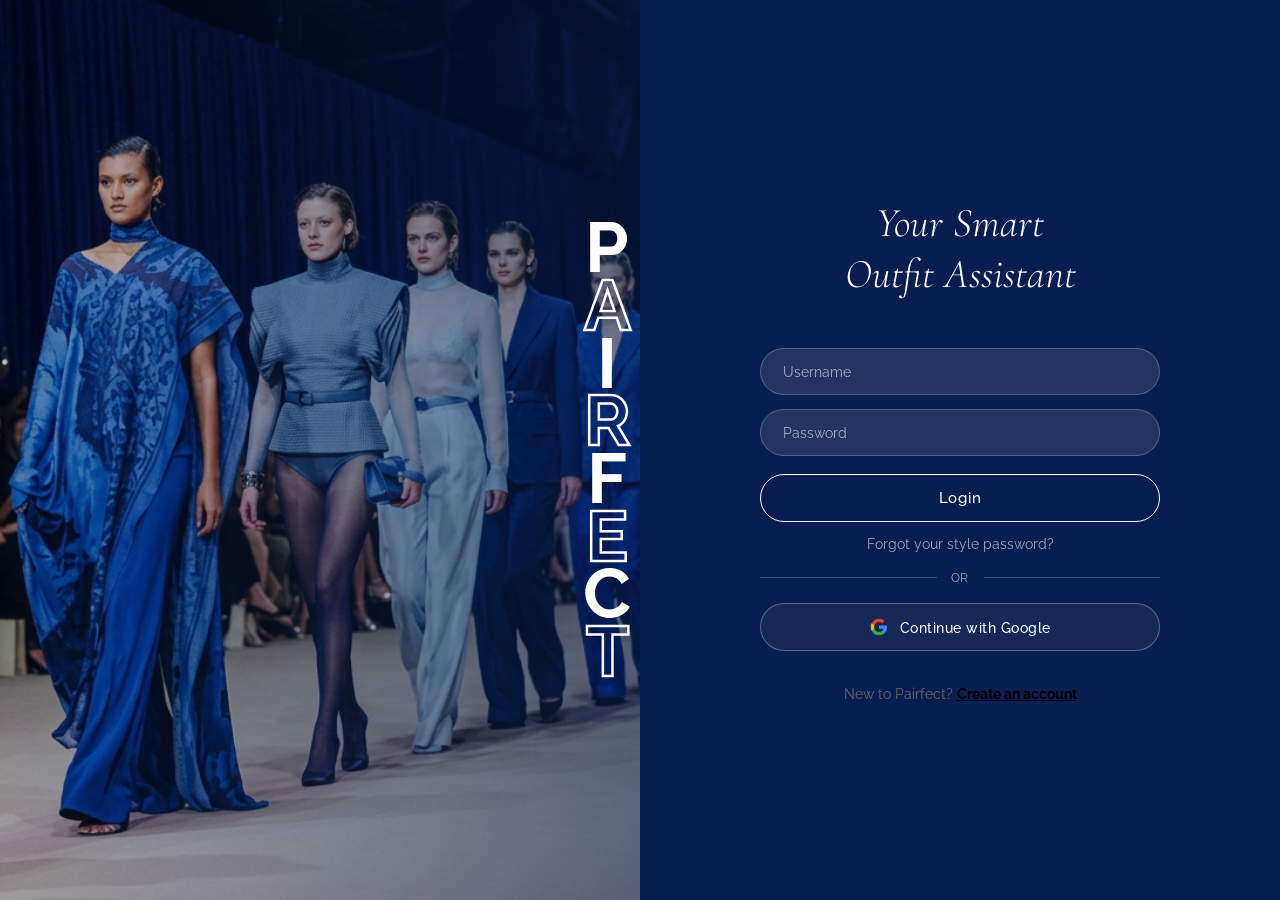
<file: index.html>
<!DOCTYPE html>
<html lang="en">
<head>
    <meta charset="UTF-8">
    <meta name="viewport" content="width=device-width, initial-scale=1.0">
    <title>Pairfect | Login</title>
    <!-- Standard CSS Links -->
    <link rel="stylesheet" href="css/style.css">
    <link rel="stylesheet" href="css/login.css">
</head>
<body class="login-page">

<!-- ── Left Hero Section ── -->
<div class="login-hero">
    <!-- Background Image -->
    <img src="image/login.background.png" alt="Fashion Backdrop" style="width:100%; height:100%; object-fit:cover;">
    <div class="login-hero-overlay"></div>

    <!-- Vertical PAIRFECT Lettering -->
    <div class="brand-vert">
        <span>P</span>
        <span class="outline">A</span>
        <span>I</span>
        <span class="outline">R</span>
        <span>F</span>
        <span class="outline">E</span>
        <span>C</span>
        <span class="outline">T</span>
    </div>
</div>

<!-- ── Right Login Panel ── -->
<div class="login-panel">
    <h1 class="login-tagline">Your Smart <br><em>Outfit Assistant</em></h1>

    <!-- Login Form -->
    <form class="login-form" action="home.html" method="get">
        
        <input type="text" class="login-input" placeholder="Username" required>
        <input type="password" class="login-input" placeholder="Password" required>

        <button type="submit" class="btn-login">Login</button>

        <p class="login-forgot">Forgot your style password?</p>

        <div class="login-divider">
            <hr> <span>or</span> <hr>
        </div>

        <!-- Alternative Login -->
        <button type="button" class="btn-alt">
    <svg viewBox="0 0 24 24" xmlns="http://www.w3.org">
        <path d="M22.56 12.25c0-.78-.07-1.53-.2-2.25H12v4.26h5.92c-.26 1.37-1.04 2.53-2.21 3.31v2.77h3.57c2.08-1.92 3.28-4.74 3.28-8.09z" fill="#4285F4"/>
        <path d="M12 23c2.97 0 5.46-.98 7.28-2.66l-3.57-2.77c-.98.66-2.23 1.06-3.71 1.06-2.86 0-5.29-1.93-6.16-4.53H2.18v2.84C3.99 20.53 7.7 23 12 23z" fill="#34A853"/>
        <path d="M5.84 14.09c-.22-.66-.35-1.36-.35-2.09s.13-1.43.35-2.09V7.07H2.18C1.43 8.55 1 10.22 1 12s.43 3.45 1.18 4.93l3.66-2.84z" fill="#FBBC05"/>
        <path d="M12 5.38c1.62 0 3.06.56 4.21 1.64l3.15-3.15C17.45 2.09 14.97 1 12 1 7.7 1 3.99 3.47 2.18 7.07l3.66 2.84c.87-2.6 3.3-4.53 6.16-4.53z" fill="#EA4335"/>
    </svg>
    Continue with Google
</button>


        <!-- ADDED: Toggle Link for the JavaScript to work -->
        <p class="toggle-mode" style="text-align:center; margin-top:20px; font-size:0.9rem; color:#666;">
            New to Pairfect? <span id="switch-to-signup" style="cursor:pointer; text-decoration:underline; font-weight:bold; color:#000;">Create an account</span>
        </p>
    </form>
</div>

<!-- ADDED: Link to your JavaScript file -->
<!-- Custom Google Confirmation Modal -->
<div id="googleModal" class="custom-modal">
    <div class="modal-card">
        <div class="modal-icon">
            <svg viewBox="0 0 24 24" width="30" height="30">
                <path fill="#4285F4" d="M22.56 12.25c0-.78-.07-1.53-.2-2.25H12v4.26h5.92c-.26 1.37-1.04 2.53-2.21 3.31v2.77h3.57c2.08-1.92 3.28-4.74 3.28-8.09z"/>
                <path fill="#34A853" d="M12 23c2.97 0 5.46-.98 7.28-2.66l-3.57-2.77c-.98.66-2.23 1.06-3.71 1.06-2.86 0-5.29-1.93-6.16-4.53H2.18v2.84C3.99 20.53 7.7 23 12 23z"/>
                <path fill="#FBBC05" d="M5.84 14.09c-.22-.66-.35-1.36-.35-2.09s.13-1.43.35-2.09V7.07H2.18C1.43 8.55 1 10.22 1 12s.43 3.45 1.18 4.93l3.66-2.84z"/>
                <path fill="#EA4335" d="M12 5.38c1.62 0 3.06.56 4.21 1.64l3.15-3.15C17.45 2.09 14.97 1 12 1 7.7 1 3.99 3.47 2.18 7.07l3.66 2.84c.87-2.6 3.3-4.53 6.16-4.53z"/>
            </svg>
        </div>
        <h3>Verify Identity</h3>
        <p>Continue to Pairfect as <br><strong>style.icon@gmail.com</strong></p>
        <div class="modal-btns">
            <button id="modalCancel" class="m-btn-sec">Cancel</button>
            <button id="modalConfirm" class="m-btn-pri">Continue</button>
        </div>
    </div>
</div>

<script src="js/login.js"></script>
</body>
</html>
</file>
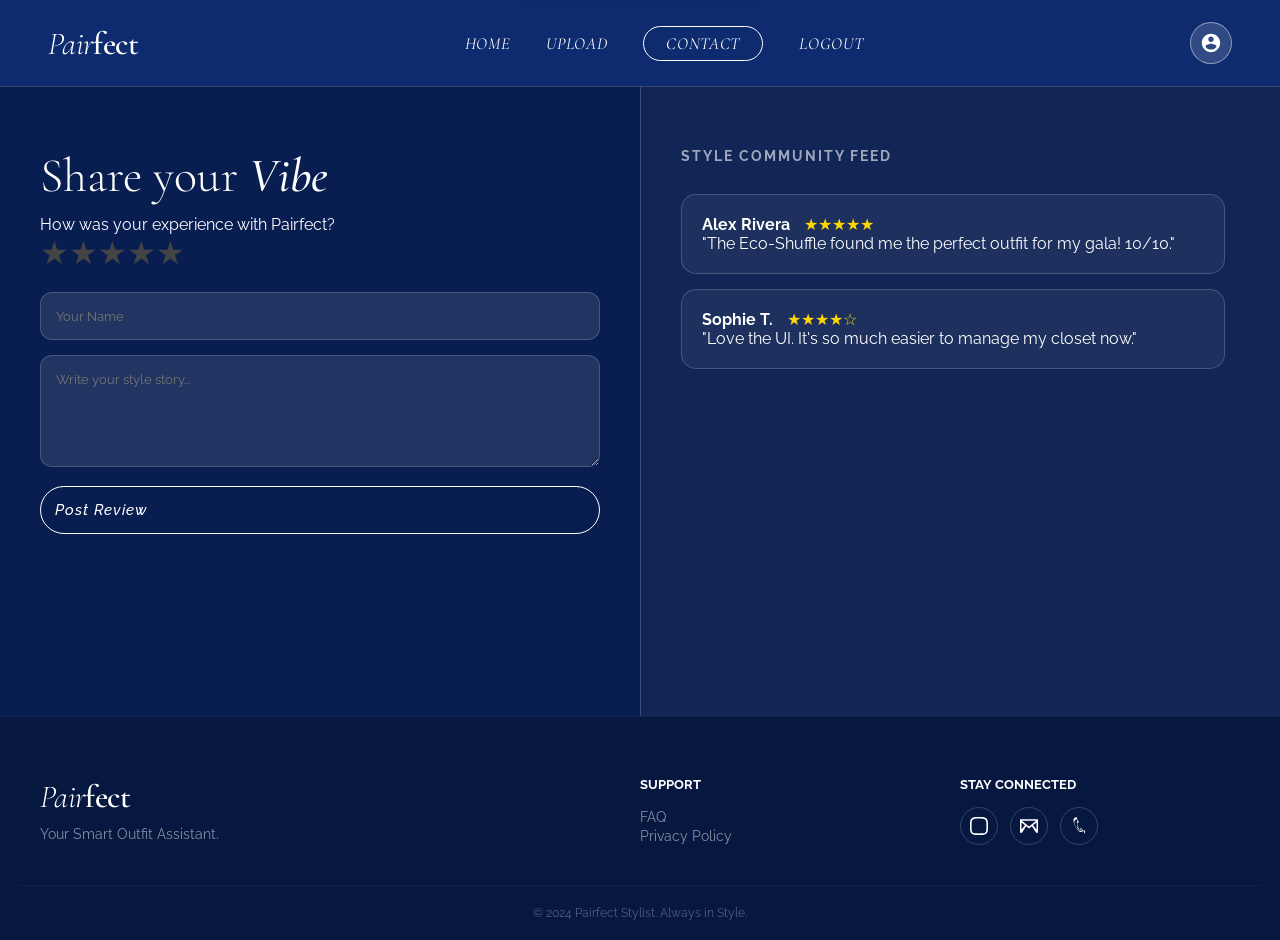
<file: contact.html>
<!DOCTYPE html>
<html lang="en">
<head>
    <meta charset="UTF-8">
    <meta name="viewport" content="width=device-width, initial-scale=1.0">
    <title>Pairfect | Contact</title>
    <link rel="stylesheet" href="css/style.css">
    <link rel="stylesheet" href="css/contact.css">
</head>
<body>

<!-- ── Navigation ── -->
<nav class="nav">
    <div class="nav-left">
        <a class="logo" href="home.html"><em>Pair</em><span>fect</span></a>
    </div>
    <ul class="nav-links">
        <li><a href="home.html">HOME</a></li>
        <li><a href="upload.html">UPLOAD</a></li>
        <li><a href="contact.html" class="active">CONTACT</a></li>
        <li><a href="login.html">LOGOUT</a></li>
    </ul>
    <div class="nav-right">
        <div class="avatar-icon" onclick="window.location.href='login.html'">
            <svg viewBox="0 0 24 24" fill="white"><path d="M12 2C6.48 2 2 6.48 2 12s4.48 10 10 10 10-4.48 10-10S17.52 2 12 2zm0 3c1.66 0 3 1.34 3 3s-1.34 3-3 3-3-1.34-3-3 1.34-3 3-3zm0 14.2c-2.5 0-4.71-1.28-6-3.22.03-1.99 4-3.08 6-3.08s5.97 1.09 6 3.08c-1.29 1.94-3.5 3.22-6 3.22z"/></svg>
        </div>
    </div>
</nav>

<!-- ── Feedback Section ── -->
<div class="feedback-container">
    <!-- LEFT: Input Section -->
    <div class="feedback-form-side">
        <h2 class="serif-title">Share your <em>Vibe</em></h2>
        <p>How was your experience with Pairfect?</p>
        
        <form id="reviewForm" class="review-form">
            <div class="star-rating">
                <input type="radio" name="stars" id="star5" value="5"><label for="star5">★</label>
                <input type="radio" name="stars" id="star4" value="4"><label for="star4">★</label>
                <input type="radio" name="stars" id="star3" value="3"><label for="star3">★</label>
                <input type="radio" name="stars" id="star2" value="2"><label for="star2">★</label>
                <input type="radio" name="stars" id="star1" value="1"><label for="star1">★</label>
            </div>
            <input type="text" id="reviewerName" placeholder="Your Name" required class="review-input">
            <textarea id="reviewText" placeholder="Write your style story..." required class="review-input" rows="5"></textarea>
            <button type="submit" class="btn-pill">Post Review</button>
        </form>
    </div>

    <!-- RIGHT: Scrollable Comments -->
    <div class="feedback-display-side">
        <h3 class="sans-subtitle">Style Community Feed</h3>
        <div id="commentsList" class="comments-scroll">
            <div class="comment-card">
                <div class="card-header"><strong>Alex Rivera</strong> <span class="stars-gold">★★★★★</span></div>
                <p>"The Eco-Shuffle found me the perfect outfit for my gala! 10/10."</p>
            </div>
            <div class="comment-card">
                <div class="card-header"><strong>Sophie T.</strong> <span class="stars-gold">★★★★☆</span></div>
                <p>"Love the UI. It's so much easier to manage my closet now."</p>
            </div>
        </div>
    </div>
</div>
<!-- Custom Toast Notification Container -->
<div id="toast" class="toast">Review Posted Successfully!</div>
<!-- ── Footer Section ── -->
<footer class="footer">
    <div class="footer-content">
        <div class="footer-brand">
            <a class="logo" href="home.html"><em>Pair</em><span>fect</span></a>
            <p>Your Smart Outfit Assistant.</p>
        </div>
        
        <div class="footer-links">
            <h4>Support</h4>
            <ul>
                <li><a href="contact.html">FAQ</a></li>
                <li><a href="contact.html">Privacy Policy</a></li>
            </ul>
        </div>

        <div class="footer-social-links">
            <h4>Stay Connected</h4>
            <div class="social-icons">
                <a href="https://www.instagram.com/pairperfect.co?igsh=NjYweTBoOXI4MnNo" class="social-circle" target="_blank">
                    <svg viewBox="0 0 24 24" width="18" height="18" fill="currentColor"><path d="M12 2.163c3.204 0 3.584.012 4.85.07 3.252.148 4.771 1.691 4.919 4.919.058 1.265.069 1.645.069 4.849 0 3.205-.012 3.584-.069 4.849-.149 3.225-1.664 4.771-4.919 4.919-1.266.058-1.644.07-4.85.07-3.204 0-3.584-.012-4.849-.07-3.26-.149-4.771-1.699-4.919-4.92-.058-1.265-.07-1.644-.07-4.849 0-3.204.013-3.583.07-4.849.149-3.227 1.664-4.771 4.919-4.919 1.266-.057 1.645-.069 4.849-.069zm0-2.163c-3.259 0-3.667.014-4.947.072-4.358.2-6.78 2.618-6.98 6.98-.059 1.281-.073 1.689-.073 4.948 0 3.259.014 3.668.072 4.948.2 4.358 2.618 6.78 6.98 6.98 1.281.058 1.689.072 4.948.072 3.259 0 3.668-.014 4.948-.072 4.354-.2 6.782-2.618 6.979-6.98.059-1.28.073-1.689.073-4.948 0-3.259-.014-3.667-.072-4.947-.196-4.354-2.617-6.78-6.979-6.98-1.281-.059-1.69-.073-4.949-.073z"/></svg>
                </a>
                <a href="mailto:pairfect.fashion@gmail.com" class="social-circle">
                    <svg viewBox="0 0 24 24" width="18" height="18" fill="currentColor"><path d="M0 3v18h24v-18h-24zm6.623 7.929l-4.623 5.712v-9.458l4.623 3.746zm-4.141-5.929h19.035l-9.517 7.713-9.518-7.713zm5.694 7.188l3.824 3.099 3.83-3.104 5.612 8.818h-18.745l5.479-8.813zm9.201-1.259l4.623-3.746v9.458l-4.623-5.712z"/></svg>
                </a>
                <a href="tel:+639640653735" class="social-circle">
                    <svg viewBox="0 0 24 24" width="18" height="18" fill="currentColor"><path d="M20 22.621l-3.521-6.795c-.008.004-1.974.97-2.064 1.011-2.24 1.086-6.799-7.82-4.559-8.907.745-.361 2.032-1.012 2.032-1.012l-3.52-6.918c-.006.001-2.031.985-2.112 1.025-5.358 2.666 4.009 21.417 9.333 18.597.102-.054 4.345-2.013 4.345-2.013l.067-.038-.001.05zm-4.133-7.554l1.154 2.228-2.614 1.176c-4.492 2.012-11.857-12.032-7.333-14.347l2.145-1.041 1.156 2.271c-.742.36-1.57.771-1.57.771l1.83 3.534c.732-.358-1.581-.772-1.581-.772l1.829 3.534c-.731.358-1.579.771-1.579.771l1.83 3.534s.785-.38 1.579-.771l.742-.36z"/></svg>
                </a>
            </div>
        </div>
    </div>
    <div class="footer-bottom">
        <p>&copy; 2024 Pairfect Stylist. Always in Style.</p>
    </div>
</footer>

<!-- ── JavaScript for Reviews ── -->
<script>
    document.getElementById('reviewForm').addEventListener('submit', function(e) {
    e.preventDefault();

    // ... (your existing logic to get name, text, and stars) ...
    const name = document.getElementById('reviewerName').value;
    const text = document.getElementById('reviewText').value;
    const stars = document.querySelector('input[name="stars"]:checked')?.value || 0;
    let starString = "★".repeat(stars) + "☆".repeat(5 - stars);

    // Create and Insert the Card
    const newComment = document.createElement('div');
    newComment.className = 'comment-card';
    newComment.style.animation = "fadeIn 0.5s ease forwards";
    newComment.innerHTML = `
        <div class="card-header"><strong>${name}</strong> <span class="stars-gold">${starString}</span></div>
        <p>"${text}"</p>
    `;
    const list = document.getElementById('commentsList');
    list.insertBefore(newComment, list.firstChild);

    // ── NEW AESTHETIC POPUP LOGIC ──
    const toast = document.getElementById('toast');
    toast.classList.add('show');

    // Hide it after 3 seconds
    setTimeout(() => {
        toast.classList.remove('show');
    }, 3000);

    // Reset the form
    this.reset();
});
</script>
</footer>
</body>
</html>
</file>
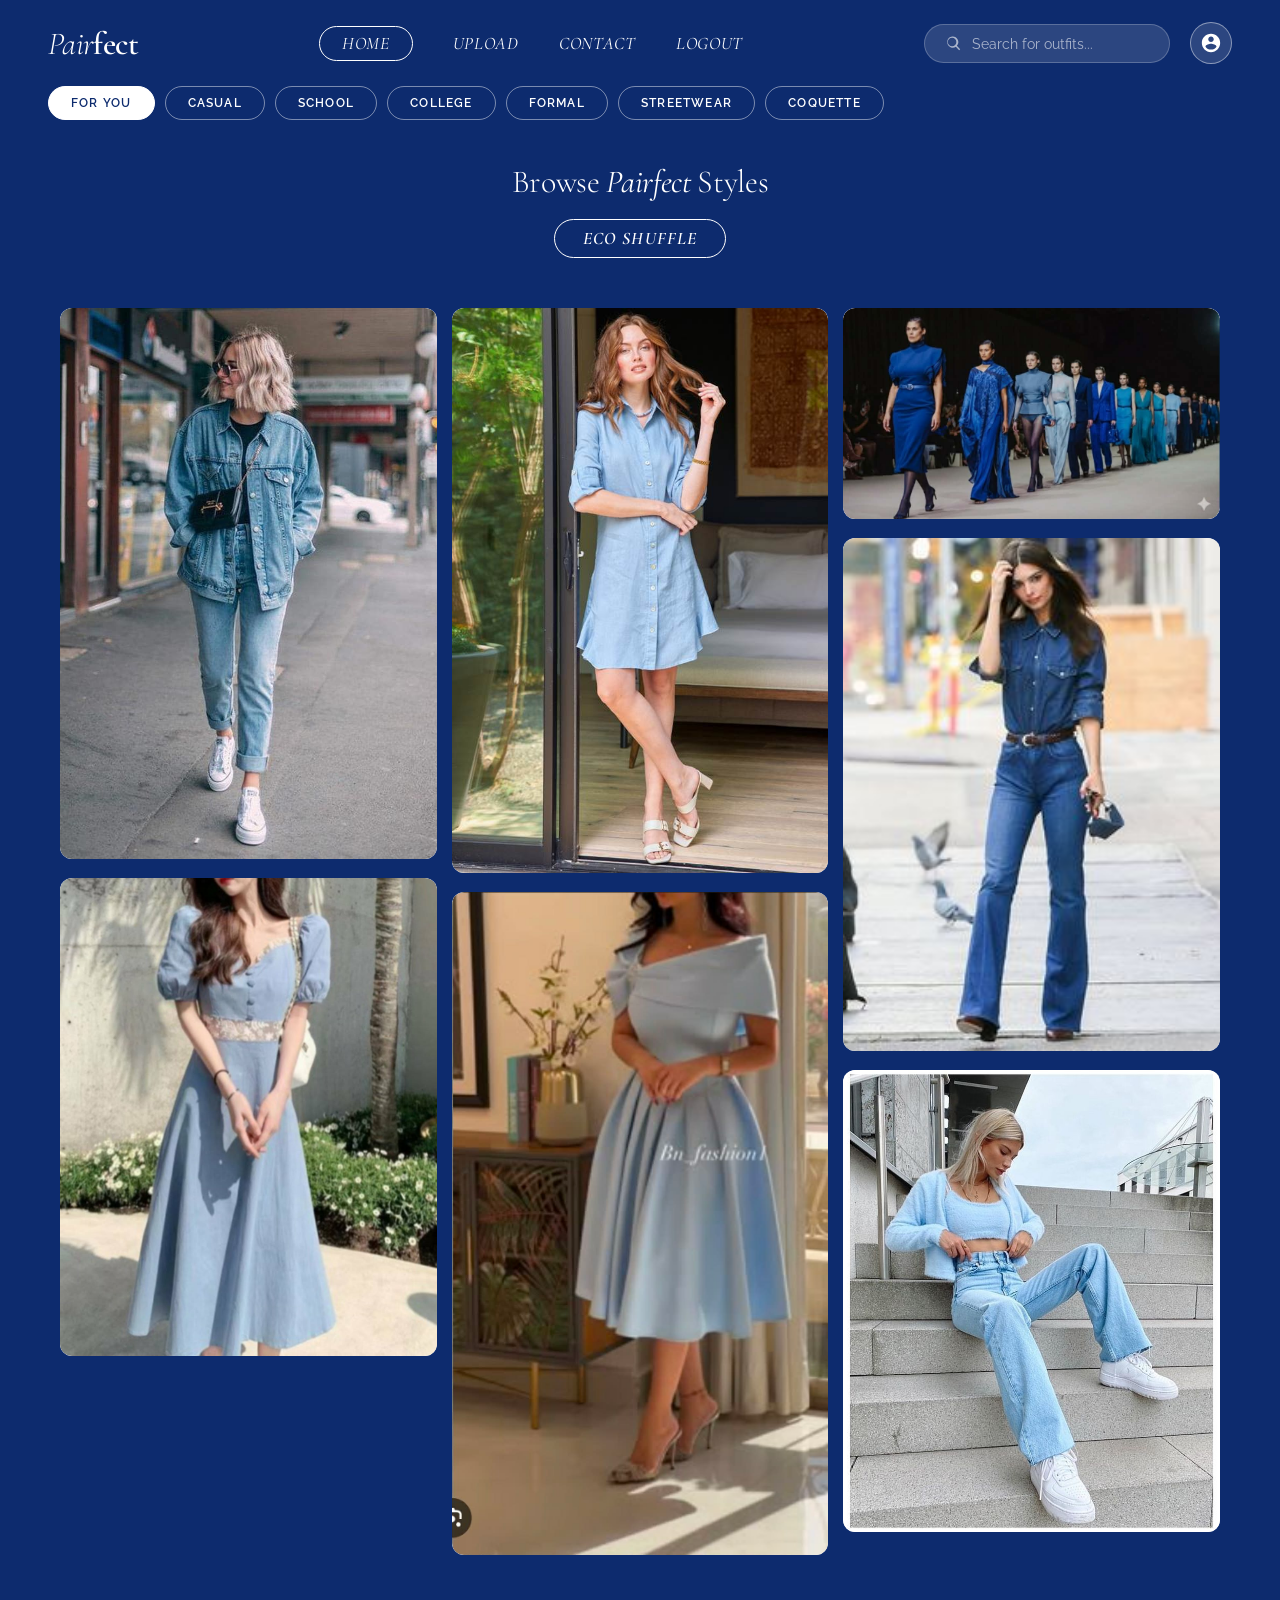
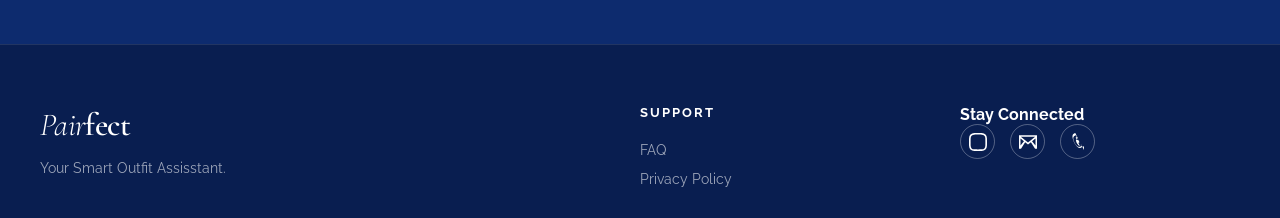
<file: home.html>
<!DOCTYPE html>
<html lang="en">
<head>
    <meta charset="UTF-8">
    <meta name="viewport" content="width=device-width, initial-scale=1.0">
    <title>Pairfect | Explore Style</title>
    <!-- Standard CSS Links -->
    <link rel="stylesheet" href="css/style.css">
    <link rel="stylesheet" href="css/home.css">
    
    <style>
        /* Pinterest-style Grid CSS */
        .photo-grid {
            column-count: 3; /* Number of columns */
            column-gap: 15px;
            padding: 20px;
            max-width: 1200px;
            margin: 0 auto;
        }

        .photo-item {
            display: inline-block; /* Crucial for Pinterest layout */
            width: 100%;
            margin-bottom: 15px;
            background: #f4f4f4;
            border-radius: 12px;
            overflow: hidden;
            transition: transform 0.3s ease;
        }

        .photo-item:hover {
            transform: scale(1.02);
        }

        .photo-item img {
            width: 100%;
            display: block;
            border-radius: 12px;
        }

        @media (max-width: 768px) {
            .photo-grid { column-count: 2; }
        }
    </style>

  <script>
    // 1. DATA STASHES
    const allOutfits = [
        'image/model1.jpg', 'image/model2.jpg', 'image/model3.jpg', 
        'image/model4.jpg', 'image/model5.jpg', 'image/model6.jpg',
        'image/model7.jpg', 'image/model8.jpg', 'image/model9.jpg', 
        'image/model10.jpg', 'image/model11.jpg', 'image/model12.jpg', 
        'image/model13.jpg', 'image/model14.jpg', 'image/model15.jpg', 
        'image/model16.jpg', 'image/model17.jpg', 'image/model18.jpg',
        'image/model19.jpg', 'image/model20.jpg', 'image/model21.jpg', 
        'image/model22.jpg', 'image/model23.jpg', 'image/model24.jpg',
        'image/model25.jpg', 'image/model26.jpg', 'image/model27.jpg'
    ];

    const categoryStashes = {
        'Casual': ['image/casual1.jpg', 'image/casual2.jpg', 'image/casual3.jpg', 'image/casual4.jpg', 'image/casual5.jpg'],
        'School': ['image/school1.jpg', 'image/school2.jpg', 'image/school3.jpg', 'image/school4.jpg','image/school1.jpg', 'image/school2.jpg', 'image/school3.jpg', 'image/school4.jpg'],
        'Coquette': ['image/coquette1.jpg', 'image/coquette2.jpg', 'image/coquette3.jpg', 'image/coquette4.jpg','image/coquette5.jpg', 'image/coquette6.jpg', 'image/coquette7.jpg', 'image/coquette8.jpg'],
        'College': ['image/college1.jpg', 'image/college2.jpg', 'image/college3.jpg', 'image/college4.jpg', 'image/college5.jpg', 'image/college6.jpg'],
        'Formal': ['image/formal1.jpg', 'image/formal2.jpg', 'image/formal3.jpg', 'image/formal4.jpg', 'image/formal5.jpg'],
        'Streetwear': ['image/street1.jpg', 'image/street2.jpg', 'image/street3.jpg', 'image/street4.jpg', 'image/street5.jpg', 'image/street6.jpg', 'image/street7.jpg', 'image/street8.jpg', 'image/street9.jpg']
    };

    let availableOutfits = [...allOutfits]; 
    let currentTab = 'For You';
    const batchSize = 7;

    // Standard Shuffle Logic
    function shuffleArray(array) {
        for (let i = array.length - 1; i > 0; i--) {
            const j = Math.floor(Math.random() * (i + 1));
            [array[i], array[j]] = [array[j], array[i]];
        }
        return array;
    }

    // Helper to put images on screen
    function renderGrid(photoList) {
        const grid = document.querySelector('.photo-grid');
        if (!grid) return;
        grid.innerHTML = ''; 
        photoList.forEach(src => {
            const item = document.createElement('div');
            item.className = 'photo-item';
            // Added a fallback placeholder if the image file is missing
            item.innerHTML = `<img src="${src}" alt="Outfit" onerror="this.src='https://via.placeholder.com'">`;
            grid.appendChild(item);
        });
    }

    // Load "For You" Logic (Splicing batch)
    function loadForYou() {
        if (availableOutfits.length < batchSize) availableOutfits = [...allOutfits];
        shuffleArray(availableOutfits);
        const currentBatch = availableOutfits.splice(0, batchSize);
        renderGrid(currentBatch);
    }

    // Switch Tabs
    function switchCategory(category, element) {
        currentTab = category;
        document.querySelectorAll('.cat-pill').forEach(pill => pill.classList.remove('active'));
        element.classList.add('active');

        if (category === 'For You') {
            loadForYou();
        } else {
            // Show category images immediately (shuffled)
            const photos = [...(categoryStashes[category] || [])];
            renderGrid(shuffleArray(photos));
        }
    }

    // ECO SHUFFLE: Works for EVERY category
    function shuffleOutfit() {
        if (currentTab === 'For You') {
            loadForYou();
        } else {
            const photos = [...(categoryStashes[currentTab] || [])];
            renderGrid(shuffleArray(photos));
        }
    }

    // ESP32 Connection
    const robotIP = "http://192.168.1.XX"; 
    function checkRobotCommand() {
        fetch(robotIP + "/status")
            .then(r => r.text())
            .then(data => { if (data === "BUTTON_PRESSED") shuffleOutfit(); })
            .catch(e => {});
    }

    window.onload = loadForYou;
    setInterval(checkRobotCommand, 1000);
</script>

</head>
<body>

<!-- Navigation -->
<nav class="nav">
    <div class="nav-left">
        <a class="logo" href="home.html"><em>Pair</em><span>fect</span></a>
    </div>
    <ul class="nav-links">
        <li><a href="home.html" class="active">HOME</a></li>
        <li><a href="upload.html">UPLOAD</a></li>
        <li><a href="contact.html">CONTACT</a></li>
        <li><a href="login.html">LOGOUT</a></li>
    </ul>
    <div class="nav-right">
        <div class="search-bar">
            <svg viewBox="0 0 24 24"><path d="M10 2a8 8 0 105.293 14.707l4.707 4.707 1.414-1.414-4.707-4.707A8 8 0 0010 2zm0 2a6 6 0 110 12 6 6 0 010-12z"/></svg>
            <input type="text" placeholder="Search for outfits...">
        </div>
        <div class="avatar" onclick="window.location.href='login.html'">
            <svg viewBox="0 0 24 24"><path d="M12 2C6.48 2 2 6.48 2 12s4.48 10 10 10 10-4.48 10-10S17.52 2 12 2zm0 3c1.66 0 3 1.34 3 3s-1.34 3-3 3-3-1.34-3-3 1.34-3 3-3zm0 14.2c-2.5 0-4.71-1.28-6-3.22.03-1.99 4-3.08 6-3.08s5.97 1.09 6 3.08c-1.29 1.94-3.5 3.22-6 3.22z"/></svg>
        </div>
    </div>
</nav>

<!-- Category Bar -->
<!-- Category Bar -->
<div class="cat-bar">
    <a href="javascript:void(0)" class="cat-pill active" onclick="switchCategory('For You', this)">For You</a>
    <a href="javascript:void(0)" class="cat-pill" onclick="switchCategory('Casual', this)">Casual</a>
    <a href="javascript:void(0)" class="cat-pill" onclick="switchCategory('School', this)">School</a>
    <a href="javascript:void(0)" class="cat-pill" onclick="switchCategory('College', this)">College</a>
    <a href="javascript:void(0)" class="cat-pill" onclick="switchCategory('Formal', this)">Formal</a>
    <a href="javascript:void(0)" class="cat-pill" onclick="switchCategory('Streetwear', this)">Streetwear</a>
    <a href="javascript:void(0)" class="cat-pill" onclick="switchCategory('Coquette', this)">Coquette</a>
</div>

<h2 class="section-heading">Browse <em>Pairfect</em> Styles</h2>

<!-- Eco-Stylist Button -->
<div style="text-align: center; margin-bottom: 30px;">
    <button class="btn-pill" onclick="shuffleOutfit()">ECO SHUFFLE</button>
</div>

<!-- Pinterest Grid -->
<div class="photo-grid">
    <!-- JavaScript handles the content here -->
</div>

<!-- ── Footer Section ── -->
<!-- ── Footer Section (Socials stay here) ── -->
<footer class="footer">
    <div class="footer-content">
        <div class="footer-brand">
            <a class="logo" href="home.html"><em>Pair</em><span>fect</span></a>
            <p>Your Smart Outfit Assisstant.</p>
        </div>
        
        <div class="footer-links">
            <h4>Support</h4>
            <ul>
                <li><a href="contact.html">FAQ</a></li>
                <li><a href="contact.html">Privacy Policy</a></li>
            </ul>
        </div>

        <div class="footer-social-links">
            <h4>Stay Connected</h4>
           <div class="social-icons">
   <div class="social-icons">
    <!-- Instagram -->
    <a href="https://www.instagram.com/pairperfect.co?igsh=NjYweTBoOXI4MnNo" class="social-circle" target="_blank" aria-label="Instagram">
        <svg viewBox="0 0 24 24" width="18" height="18" fill="currentColor">
            <path d="M12 2.163c3.204 0 3.584.012 4.85.07 3.252.148 4.771 1.691 4.919 4.919.058 1.265.069 1.645.069 4.849 0 3.205-.012 3.584-.069 4.849-.149 3.225-1.664 4.771-4.919 4.919-1.266.058-1.644.07-4.85.07-3.204 0-3.584-.012-4.849-.07-3.26-.149-4.771-1.699-4.919-4.92-.058-1.265-.07-1.644-.07-4.849 0-3.204.013-3.583.07-4.849.149-3.227 1.664-4.771 4.919-4.919 1.266-.057 1.645-.069 4.849-.069zm0-2.163c-3.259 0-3.667.014-4.947.072-4.358.2-6.78 2.618-6.98 6.98-.059 1.281-.073 1.689-.073 4.948 0 3.259.014 3.668.072 4.948.2 4.358 2.618 6.78 6.98 6.98 1.281.058 1.689.072 4.948.072 3.259 0 3.668-.014 4.948-.072 4.354-.2 6.782-2.618 6.979-6.98.059-1.28.073-1.689.073-4.948 0-3.259-.014-3.667-.072-4.947-.196-4.354-2.617-6.78-6.979-6.98-1.281-.059-1.69-.073-4.949-.073z"/>
        </svg>
    </a>

    <!-- Email -->
    <a href="mailto:pairfect.fashion@gmail.com" class="social-circle" aria-label="Email Us">
        <svg viewBox="0 0 24 24" width="18" height="18" fill="currentColor">
            <path d="M0 3v18h24v-18h-24zm6.623 7.929l-4.623 5.712v-9.458l4.623 3.746zm-4.141-5.929h19.035l-9.517 7.713-9.518-7.713zm5.694 7.188l3.824 3.099 3.83-3.104 5.612 8.818h-18.745l5.479-8.813zm9.201-1.259l4.623-3.746v9.458l-4.623-5.712z"/>
        </svg>
    </a>

    <!-- Phone -->
    <a href="tel:+639640653735" class="social-circle" aria-label="Call Us">
        <svg viewBox="0 0 24 24" width="18" height="18" fill="currentColor">
            <path d="M20 22.621l-3.521-6.795c-.008.004-1.974.97-2.064 1.011-2.24 1.086-6.799-7.82-4.559-8.907.745-.361 2.032-1.012 2.032-1.012l-3.52-6.918c-.006.001-2.031.985-2.112 1.025-5.358 2.666 4.009 21.417 9.333 18.597.102-.054 4.345-2.013 4.345-2.013l.067-.038-.001.05zm-4.133-7.554l1.154 2.228-2.614 1.176c-4.492 2.012-11.857-12.032-7.333-14.347l2.145-1.041 1.156 2.271c-.742.36-1.57.771-1.57.771l1.83 3.534c.732-.358 1.581-.772 1.581-.772l1.829 3.534c-.731.358-1.579.771-1.579.771l1.83 3.534s.785-.38 1.579-.771l.742-.36z"/>
        </svg>
    </a>
</div>
</footer>
</body>
</html>
</file>
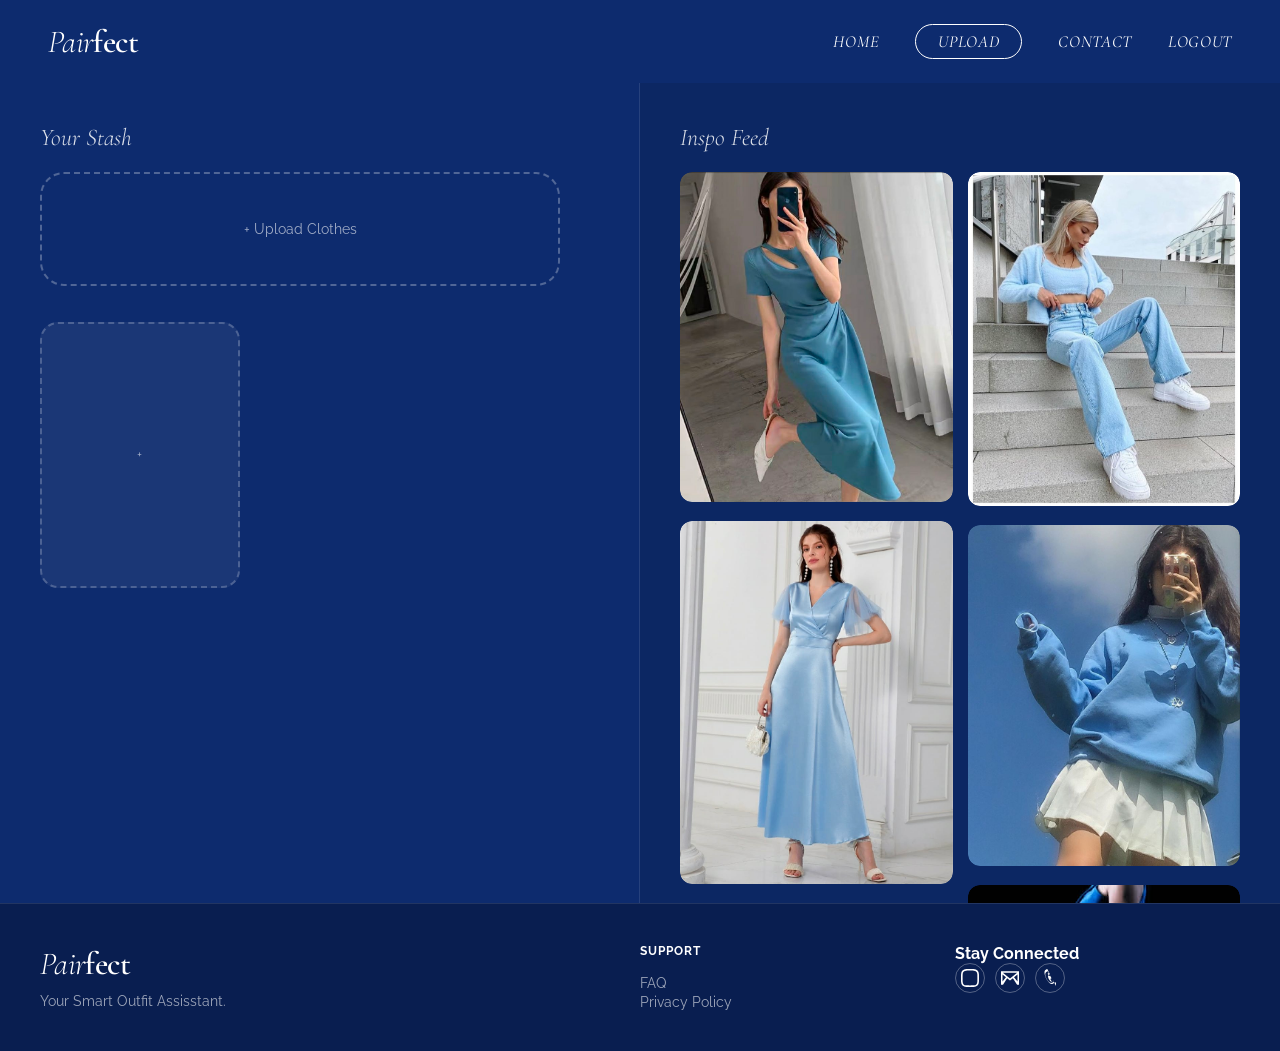
<file: upload.html>
<!DOCTYPE html>
<html lang="en">
<head>
    <meta charset="UTF-8">
    <meta name="viewport" content="width=device-width, initial-scale=1.0">
    <title>Pairfect | My Wardrobe</title>
    <link rel="stylesheet" href="css/style.css">
    <link rel="stylesheet" href="css/upload.css">
    
    <style>
        /* ── Split Screen Layout ── */
        .main-container {
            display: grid;
            grid-template-columns: 1fr 1fr;
            height: calc(100vh - 80px); /* Fill screen minus nav */
            overflow: hidden;
        }

        /* ── Left Side: Wardrobe (Scrollable) ── */
        .wardrobe-section {
            padding: 40px;
            overflow-y: auto;
            border-right: 1px solid rgba(255,255,255,0.1);
        }

        /* ── Right Side: Pinterest Scroll ── */
        .inspiration-section {
            padding: 40px;
            background: rgba(0,0,0,0.1);
            overflow-y: auto; /* Enables continuous scrolling */
        }

        .pin-grid {
            column-count: 2;
            column-gap: 15px;
        }

        .pin-item {
            display: inline-block;
            width: 100%;
            margin-bottom: 15px;
            border-radius: 12px;
            overflow: hidden;
        }

        .pin-item img {
            width: 100%;
            display: block;
            border-radius: 12px;
            transition: transform 0.3s;
        }

        /* ── Selection Glow ── */
        .w-cell {
            border: 3px solid transparent;
            transition: 0.3s;
            cursor: pointer;
        }
        .w-cell.selected {
            border-color: #fff;
            box-shadow: 0 0 20px #fff;
            transform: scale(0.96);
        }

        /* ── Floating Vibe Check Button ── */
        #vibeCheckBtn {
            position: fixed;
            bottom: 40px;
            left: 25%;
            transform: translateX(-50%);
            display: none; /* Only shows when clothes are picked */
            padding: 20px 50px;
            background: #fff;
            color: #0D2B6E;
            border: none;
            border-radius: 50px;
            font-weight: bold;
            font-size: 1.2rem;
            cursor: pointer;
            box-shadow: 0 10px 40px rgba(0,0,0,0.5);
            z-index: 100;
        }

        /* ── Pretty Modal ── */
        .modal-overlay {
            position: fixed;
            top: 0; left: 0; width: 100%; height: 100%;
            background: rgba(13, 43, 110, 0.95);
            display: none;
            align-items: center;
            justify-content: center;
            z-index: 1000;
            backdrop-filter: blur(10px);
        }

        .modal-content {
            background: #fff; color: #0D2B6E;
            padding: 60px; border-radius: 40px;
            text-align: center;
        }

        .modal-content h1 { font-family: 'Cormorant Garamond', serif; font-size: 4rem; }
    </style>
</head>
<body>

<nav class="nav">
    <div class="nav-left"><a class="logo" href="home.html"><em>Pair</em><span>fect</span></a></div>
    <ul class="nav-links">
        <li><a href="home.html">HOME</a></li>
        <li><a href="upload.html" class="active">UPLOAD</a></li>
        <li><a href="contact.html">CONTACT</a></li>
        <li><a href="login.html">LOGOUT</a></li>
    </ul>
</nav>

<div class="main-container">
    
    <!-- LEFT: WARDROBE -->
    <div class="wardrobe-section">
        <h2 class="section-title">Your Stash</h2>
        <div class="drop-zone" onclick="document.getElementById('fileInput').click()">
            <p>+ Upload Clothes</p>
        </div>
        
        <div class="wardrobe-grid" id="wardrobeGrid">
            <!-- Add Button -->
            <div class="w-cell-empty" id="addButton" onclick="document.getElementById('fileInput').click()">
                <span>+</span>
            </div>
        </div>
    </div>

    <!-- RIGHT: CONTINUOUS PINTEREST SCROLL -->
    <div class="inspiration-section">
        <h3 class="section-title">Inspo Feed</h3>
        <div class="pin-grid" id="inspoGrid">
            <!-- Images will be injected here -->
        </div>
    </div>

</div>

<!-- VIBE CHECK BUTTON -->
<button id="vibeCheckBtn" onclick="runVibeCheck()">VIBE CHECK</button>

<!-- PRETTY POP UP -->
<div class="modal-overlay" id="vibeModal">
    <div class="modal-content">
        <p>STYLE ANALYSIS COMPLETE</p>
        <h1 id="vibeResult">CASUAL</h1>
        <p id="mirrorColor">Mirror Glow: Blue</p>
        <br>
        <button onclick="closeModal()" style="padding:10px 30px; cursor:pointer;">GOT IT</button>
    </div>
</div>

<input type="file" id="fileInput" accept="image/*" style="display: none;" onchange="handleUpload()">

<script>
    const mirrorIP = "http://192.168.1.XX"; 
    let selectedItems = 0;

    // 1. Logic for Upload & Selection
    function handleUpload() {
        const fileInput = document.getElementById('fileInput');
        const grid = document.getElementById('wardrobeGrid');
        const addButton = document.getElementById('addButton');

        if (fileInput.files && fileInput.files[0]) {
            const reader = new FileReader();
            reader.onload = function(e) {
                const newCell = document.createElement('div');
                newCell.className = 'w-cell';
                newCell.style.backgroundImage = `url('${e.target.result}')`;
                
                newCell.onclick = function() {
                    this.classList.toggle('selected');
                    selectedItems += this.classList.contains('selected') ? 1 : -1;
                    document.getElementById('vibeCheckBtn').style.display = selectedItems > 0 ? 'block' : 'none';
                };

                grid.insertBefore(newCell, addButton);
            };
            reader.readAsDataURL(fileInput.files[0]);
        }
    }

    // 2. The "Vibe Check" Logic (Pop Up + ESP32)
    function runVibeCheck() {
        const vibes = ["CASUAL", "CHIC", "ELEGANT"];
        const mirrorMap = {"CASUAL": "Green", "CHIC": "Yellow", "ELEGANT": "Blue"};
        const result = vibes[Math.floor(Math.random() * vibes.length)];
        
        document.getElementById('vibeResult').innerText = result;
        document.getElementById('mirrorColor').innerText = "Mirror Glow: " + mirrorMap[result];
        document.getElementById('vibeModal').style.display = 'flex';

        fetch(`${mirrorIP}/led?color=${mirrorMap[result].toLowerCase()}`).catch(e => console.log("Mirror not linked"));
    }

    function closeModal() { document.getElementById('vibeModal').style.display = 'none'; }

    // 3. Right Side: Continuous Pinterest Scroll
    // I added "images/" prefix and fixed all the missing commas
    const inspoPhotos = [
        'image/model1.jpg', 'image/model2.jpg', 'image/model3.jpg', 
        'image/model4.jpg', 'image/model5.jpg', 'image/model6.jpg',
        'image/model7.jpg', 'image/model8.jpg', 'image/model9.jpg', 
        'image/model10.jpg', 'image/model11.jpg', 'image/model12.jpg',
        'image/model13.jpg', 'image/model14.jpg', 'image/model15.jpg', 
        'image/model16.jpg', 'image/model17.jpg', 'image/model18.jpg',
        'image/model19.jpg', 'image/model20.jpg', 'image/model21.jpg', 
        'image/model22.jpg', 'image/model23.jpg', 'image/model24.jpg',
        'image/model25.jpg', 'image/model26.jpg', 'image/model27.jpg', 
        'image/model28.jpg', 'image/model29.jpg', 'image/model30.jpg',
        'image/model31.jpg', 'image/model32.jpg', 'image/model33.jpg', 
        'image/model34.jpg', 'image/model35.jpg', 'image/model36.jpg',
        'image/model37.jpg', 'image/model38.jpg', 'image/model39.jpg', 
        'image/model40.jpg', 'image/model41.jpg', 'image/model42.jpg',
        'image/model43.jpg', 'image/model44.jpg', 'image/model45.jpg', 
        'image/model46.jpg', 'image/model47.jpg', 'image/model48.jpg',
        'image/model49.jpg', 'image/model50.jpg'
    ];

    function loadInspo() {
        const inspoGrid = document.getElementById('inspoGrid');
        // Clear grid first
        inspoGrid.innerHTML = '';
        
        // Loop through and create images
        inspoPhotos.forEach(src => {
            const item = document.createElement('div');
            item.className = 'pin-item';
            item.innerHTML = `<img src="${src}" alt="Suggestion" onerror="this.parentElement.style.display='none'">`;
            inspoGrid.appendChild(item);
        });
    }

    window.onload = loadInspo;
</script>
<!-- ── Footer Section (Socials stay here) ── -->
<footer class="footer">
    <div class="footer-content">
        <div class="footer-brand">
            <a class="logo" href="home.html"><em>Pair</em><span>fect</span></a>
            <p>Your Smart Outfit Assisstant.</p>
        </div>
        
        <div class="footer-links">
            <h4>Support</h4>
            <ul>
                <li><a href="contact.html">FAQ</a></li>
                <li><a href="contact.html">Privacy Policy</a></li>
            </ul>
        </div>

        <div class="footer-social-links">
            <h4>Stay Connected</h4>
           <div class="social-icons">
   <div class="social-icons">
    <!-- Instagram -->
    <a href="https://www.instagram.com/pairperfect.co?igsh=NjYweTBoOXI4MnNo" class="social-circle" target="_blank" aria-label="Instagram">
        <svg viewBox="0 0 24 24" width="18" height="18" fill="currentColor">
            <path d="M12 2.163c3.204 0 3.584.012 4.85.07 3.252.148 4.771 1.691 4.919 4.919.058 1.265.069 1.645.069 4.849 0 3.205-.012 3.584-.069 4.849-.149 3.225-1.664 4.771-4.919 4.919-1.266.058-1.644.07-4.85.07-3.204 0-3.584-.012-4.849-.07-3.26-.149-4.771-1.699-4.919-4.92-.058-1.265-.07-1.644-.07-4.849 0-3.204.013-3.583.07-4.849.149-3.227 1.664-4.771 4.919-4.919 1.266-.057 1.645-.069 4.849-.069zm0-2.163c-3.259 0-3.667.014-4.947.072-4.358.2-6.78 2.618-6.98 6.98-.059 1.281-.073 1.689-.073 4.948 0 3.259.014 3.668.072 4.948.2 4.358 2.618 6.78 6.98 6.98 1.281.058 1.689.072 4.948.072 3.259 0 3.668-.014 4.948-.072 4.354-.2 6.782-2.618 6.979-6.98.059-1.28.073-1.689.073-4.948 0-3.259-.014-3.667-.072-4.947-.196-4.354-2.617-6.78-6.979-6.98-1.281-.059-1.69-.073-4.949-.073z"/>
        </svg>
    </a>

    <!-- Email -->
    <a href="mailto:pairfect.fashion@gmail.com" class="social-circle" aria-label="Email Us">
        <svg viewBox="0 0 24 24" width="18" height="18" fill="currentColor">
            <path d="M0 3v18h24v-18h-24zm6.623 7.929l-4.623 5.712v-9.458l4.623 3.746zm-4.141-5.929h19.035l-9.517 7.713-9.518-7.713zm5.694 7.188l3.824 3.099 3.83-3.104 5.612 8.818h-18.745l5.479-8.813zm9.201-1.259l4.623-3.746v9.458l-4.623-5.712z"/>
        </svg>
    </a>

    <!-- Phone -->
    <a href="tel:+639640653735" class="social-circle" aria-label="Call Us">
        <svg viewBox="0 0 24 24" width="18" height="18" fill="currentColor">
            <path d="M20 22.621l-3.521-6.795c-.008.004-1.974.97-2.064 1.011-2.24 1.086-6.799-7.82-4.559-8.907.745-.361 2.032-1.012 2.032-1.012l-3.52-6.918c-.006.001-2.031.985-2.112 1.025-5.358 2.666 4.009 21.417 9.333 18.597.102-.054 4.345-2.013 4.345-2.013l.067-.038-.001.05zm-4.133-7.554l1.154 2.228-2.614 1.176c-4.492 2.012-11.857-12.032-7.333-14.347l2.145-1.041 1.156 2.271c-.742.36-1.57.771-1.57.771l1.83 3.534c.732-.358 1.581-.772 1.581-.772l1.829 3.534c-.731.358-1.579.771-1.579.771l1.83 3.534s.785-.38 1.579-.771l.742-.36z"/>
        </svg>
    </a>
</div>
</footer>
</body>
</html>
</file>
<file: css/style.css>
/* ============================================
   PAIRFECT — Shared Stylesheet
   Spring Boot / Thymeleaf
   ============================================ */

@import url('https://fonts.googleapis.com/css2?family=Cormorant+Garamond:ital,wght@0,300;0,400;0,600;1,300;1,400&family=Raleway:wght@300;400;500;600;700&display=swap');

/* ---------- CSS Variables ---------- */
:root {
    --navy:        #0D2B6E;
    --navy-deep:   #091E50;
    --navy-mid:    #143580;
    --navy-light:  #1A4299;
    --white:       #FFFFFF;
    --off-white:   #EEF1F8;
    --text-muted:  rgba(255,255,255,0.65);
    --border:      rgba(255,255,255,0.25);
    --border-btn:  rgba(255,255,255,0.5);
    --radius-pill: 50px;
    --radius-card: 18px;
    --font-display: 'Cormorant Garamond', serif;
    --font-body:    'Raleway', sans-serif;
    --transition:   0.25s ease;
}

/* ---------- Reset ---------- */
*, *::before, *::after { box-sizing: border-box; margin: 0; padding: 0; }

html { font-size: 16px; scroll-behavior: smooth; }

body {
    font-family: var(--font-body);
    background: var(--navy);
    color: var(--white);
    min-height: 100vh;
    -webkit-font-smoothing: antialiased;
}

a { color: inherit; text-decoration: none; }

img { display: block; max-width: 100%; }

/* ---------- Shared Nav ---------- */
.nav {
    display: flex;
    align-items: center;
    justify-content: space-between;
    padding: 22px 48px;
    position: sticky;
    top: 0;
    z-index: 100;
    background: var(--navy);
}

.nav-logo {
    font-family: var(--font-display);
    font-size: 2rem;
    font-weight: 300;
    font-style: italic;
    letter-spacing: -0.02em;
    color: var(--white);
}

.nav-logo span {
    font-style: normal;
    font-weight: 600;
}

.nav-links {
    display: flex;
    align-items: center;
    gap: 40px;
    list-style: none;
}

.nav-links a {
    font-family: var(--font-display);
    font-size: 1.1rem;
    font-style: italic;
    font-weight: 400;
    color: var(--white);
    letter-spacing: 0.04em;
    transition: opacity var(--transition);
}

.nav-links a:hover { opacity: 0.7; }

.nav-links a.active {
    border: 1.5px solid var(--white);
    padding: 6px 22px;
    border-radius: var(--radius-pill);
    font-style: italic;
}

/* ---------- Pill Button (nav Upload) ---------- */
.btn-pill {
    display: inline-flex;
    align-items: center;
    gap: 8px;
    font-family: var(--font-display);
    font-size: 1.1rem;
    font-style: italic;
    font-weight: 600;
    letter-spacing: 0.06em;
    color: var(--white);
    border: 1.5px solid var(--white);
    border-radius: var(--radius-pill);
    padding: 8px 28px;
    background: transparent;
    cursor: pointer;
    transition: background var(--transition), color var(--transition);
}

.btn-pill:hover {
    background: var(--white);
    color: var(--navy);
}

/* ---------- Avatar Icon ---------- */
.avatar-icon {
    width: 42px;
    height: 42px;
    border-radius: 50%;
    background: rgba(255,255,255,0.15);
    border: 1.5px solid var(--border-btn);
    display: flex;
    align-items: center;
    justify-content: center;
    cursor: pointer;
    transition: background var(--transition);
}
.avatar-icon:hover { background: rgba(255,255,255,0.25); }
.avatar-icon svg { width: 22px; height: 22px; fill: var(--white); }

/* ---------- Category Pills ---------- */
.category-bar {
    display: flex;
    gap: 12px;
    padding: 0 48px 24px;
    flex-wrap: wrap;
}

.cat-pill {
    font-family: var(--font-body);
    font-size: 0.78rem;
    font-weight: 600;
    letter-spacing: 0.1em;
    text-transform: uppercase;
    padding: 10px 24px;
    border-radius: var(--radius-pill);
    border: 1.5px solid var(--border-btn);
    background: transparent;
    color: var(--white);
    cursor: pointer;
    transition: background var(--transition), color var(--transition);
}

.cat-pill:hover,
.cat-pill.active {
    background: var(--white);
    color: var(--navy);
    border-color: var(--white);
}

/* ---------- Search Bar ---------- */
.search-bar {
    display: flex;
    align-items: center;
    background: rgba(255,255,255,0.15);
    border: 1px solid var(--border);
    border-radius: var(--radius-pill);
    padding: 10px 20px;
    gap: 10px;
    flex: 1;
    max-width: 520px;
}

.search-bar input {
    background: transparent;
    border: none;
    outline: none;
    color: var(--white);
    font-family: var(--font-body);
    font-size: 0.9rem;
    width: 100%;
}

.search-bar input::placeholder { color: var(--text-muted); }

.search-bar svg { width: 18px; height: 18px; fill: var(--text-muted); flex-shrink: 0; }

/* ---------- Photo Grid ---------- */
.photo-grid {
    columns: 7 140px;
    column-gap: 12px;
    padding: 0 48px 48px;
}

.photo-grid-item {
    break-inside: avoid;
    margin-bottom: 12px;
    border-radius: var(--radius-card);
    overflow: hidden;
    cursor: pointer;
    position: relative;
}

.photo-grid-item img {
    width: 100%;
    display: block;
    transition: transform 0.4s ease;
}

.photo-grid-item:hover img { transform: scale(1.04); }

/* ---------- Section Heading ---------- */
.section-heading {
    font-family: var(--font-display);
    font-size: 2rem;
    font-weight: 300;
    text-align: center;
    padding: 24px 0 20px;
    letter-spacing: -0.01em;
}

.section-heading em {
    font-style: italic;
    font-weight: 400;
}

/* ============================================
   LOGIN PAGE
   ============================================ */

.login-page {
    display: grid;
    grid-template-columns: 1fr 1fr;
    min-height: 100vh;
}

.login-hero {
    position: relative;
    overflow: hidden;
}

.login-hero img {
    width: 100%;
    height: 100%;
    object-fit: cover;
    object-position: center top;
}

.login-hero-overlay {
    position: absolute;
    inset: 0;
    background: linear-gradient(to right, rgba(9,30,80,0.15), rgba(9,30,80,0.55));
}

/* Vertical PAIRFECT lettering */
.login-brand-vertical {
    position: absolute;
    right: 0;
    top: 0;
    bottom: 0;
    display: flex;
    flex-direction: column;
    align-items: center;
    justify-content: center;
    padding: 32px 12px;
    pointer-events: none;
}

.login-brand-vertical span {
    font-family: var(--font-body);
    font-size: clamp(2.8rem, 5vw, 5.5rem);
    font-weight: 700;
    line-height: 0.85;
    color: var(--white);
    -webkit-text-stroke: 2px var(--white);
    letter-spacing: -0.03em;
}

.login-brand-vertical span.outline {
    color: transparent;
    -webkit-text-stroke: 2px var(--white);
}

/* Right panel */
.login-panel {
    background: var(--navy-deep);
    display: flex;
    flex-direction: column;
    align-items: center;
    justify-content: center;
    padding: 60px 64px;
    gap: 0;
}

.login-tagline {
    font-family: var(--font-display);
    font-size: clamp(2rem, 3.5vw, 3.2rem);
    font-style: italic;
    font-weight: 300;
    text-align: center;
    line-height: 1.2;
    margin-bottom: 48px;
    color: var(--white);
}

.login-form {
    width: 100%;
    max-width: 400px;
    display: flex;
    flex-direction: column;
    gap: 14px;
}

.login-input {
    width: 100%;
    background: rgba(255,255,255,0.12);
    border: 1px solid var(--border);
    border-radius: var(--radius-pill);
    padding: 14px 22px;
    color: var(--white);
    font-family: var(--font-body);
    font-size: 0.9rem;
    outline: none;
    transition: border-color var(--transition), background var(--transition);
}

.login-input::placeholder { color: var(--text-muted); }

.login-input:focus {
    border-color: rgba(255,255,255,0.6);
    background: rgba(255,255,255,0.18);
}

.btn-login {
    width: 100%;
    padding: 14px;
    border-radius: var(--radius-pill);
    border: 1.5px solid var(--white);
    background: transparent;
    color: var(--white);
    font-family: var(--font-body);
    font-size: 0.95rem;
    font-weight: 500;
    letter-spacing: 0.05em;
    cursor: pointer;
    transition: background var(--transition), color var(--transition);
    margin-top: 4px;
}

.btn-login:hover {
    background: var(--white);
    color: var(--navy);
}

.login-forgot {
    text-align: center;
    font-size: 0.85rem;
    color: var(--text-muted);
    cursor: pointer;
    transition: color var(--transition);
}
.login-forgot:hover { color: var(--white); }

.login-divider {
    display: flex;
    align-items: center;
    gap: 14px;
    margin: 10px 0;
}
.login-divider hr {
    flex: 1;
    border: none;
    border-top: 1px solid var(--border);
}
.login-divider span {
    font-size: 0.78rem;
    color: var(--text-muted);
    letter-spacing: 0.08em;
    text-transform: uppercase;
}

.btn-email-login {
    width: 100%;
    padding: 13px;
    border-radius: var(--radius-pill);
    border: 1.5px solid var(--border-btn);
    background: transparent;
    color: var(--white);
    font-family: var(--font-body);
    font-size: 0.88rem;
    font-weight: 400;
    letter-spacing: 0.02em;
    cursor: pointer;
    display: flex;
    align-items: center;
    justify-content: center;
    gap: 10px;
    transition: background var(--transition), color var(--transition);
}

.btn-email-login:hover {
    background: rgba(255,255,255,0.1);
}

.btn-email-login svg { width: 18px; height: 18px; fill: var(--white); }

.btn-create {
    width: 100%;
    padding: 13px;
    border-radius: var(--radius-pill);
    border: 1.5px solid var(--border-btn);
    background: transparent;
    color: var(--white);
    font-family: var(--font-body);
    font-size: 0.88rem;
    font-weight: 400;
    cursor: pointer;
    transition: background var(--transition), color var(--transition);
}

.btn-create:hover { background: rgba(255,255,255,0.1); }

/* ============================================
   HOME / SEARCH PAGE
   ============================================ */

.home-nav {
    display: flex;
    align-items: center;
    gap: 24px;
    padding: 22px 48px;
}

/* ============================================
   UPLOAD / WARDROBE PAGE (Image 3)
   ============================================ */

.upload-grid {
    display: grid;
    grid-template-columns: repeat(2, 1fr);
    gap: 12px;
    padding: 32px 48px;
    max-width: 620px;
}

.upload-cell {
    border-radius: var(--radius-card);
    overflow: hidden;
    aspect-ratio: 3/4;
    background: rgba(255,255,255,0.08);
    cursor: pointer;
    position: relative;
    transition: transform var(--transition);
}

.upload-cell:hover { transform: scale(1.02); }

.upload-cell img {
    width: 100%;
    height: 100%;
    object-fit: cover;
}

.upload-cell-add {
    display: flex;
    flex-direction: column;
    align-items: center;
    justify-content: center;
    gap: 10px;
    font-family: var(--font-body);
    font-size: 0.85rem;
    color: var(--text-muted);
    border: 2px dashed var(--border);
}

.upload-cell-add svg { width: 36px; height: 36px; stroke: var(--text-muted); fill: none; }

/* ============================================
   CONTACT PAGE
   ============================================ */

.contact-page {
    display: flex;
    flex-direction: column;
    min-height: calc(100vh - 80px);
}

.contact-body {
    flex: 1;
    display: flex;
    flex-direction: column;
    align-items: flex-end;
    justify-content: center;
    padding: 60px 120px 40px 48px;
}

.contact-address {
    text-align: left;
}

.contact-address h2 {
    font-family: var(--font-display);
    font-size: 2.2rem;
    font-weight: 300;
    margin-bottom: 12px;
    letter-spacing: -0.01em;
}

.contact-address p {
    font-family: var(--font-body);
    font-size: 1rem;
    color: var(--text-muted);
    line-height: 1.6;
}

.contact-socials {
    display: flex;
    justify-content: center;
    gap: 60px;
    padding: 48px 48px 60px;
    border-top: 1px solid var(--border);
    margin-top: auto;
    background: rgba(0,0,0,0.15);
}

.contact-item {
    display: flex;
    flex-direction: column;
    align-items: center;
    gap: 16px;
    cursor: pointer;
    transition: transform var(--transition);
}

.contact-item:hover { transform: translateY(-4px); }

.contact-icon-wrap {
    width: 88px;
    height: 88px;
    border-radius: 22px;
    background: var(--navy-mid);
    border: 2px solid rgba(255,255,255,0.3);
    display: flex;
    align-items: center;
    justify-content: center;
}

.contact-icon-wrap svg {
    width: 42px;
    height: 42px;
    fill: var(--white);
}

.contact-label {
    font-family: var(--font-body);
    font-size: 0.88rem;
    color: var(--text-muted);
    text-align: center;
}

/* ============================================
   Responsive
   ============================================ */

@media (max-width: 900px) {
    .login-page { grid-template-columns: 1fr; }
    .login-hero { display: none; }
    .login-panel { padding: 48px 32px; }

    .nav, .home-nav { padding: 16px 24px; }
    .category-bar { padding: 0 24px 16px; }
    .photo-grid { columns: 3 120px; padding: 0 24px 24px; }

    .contact-body { padding: 40px 32px; align-items: flex-start; }
    .contact-socials { gap: 24px; padding: 32px 24px 40px; flex-wrap: wrap; }
}
</file>
<file: css/login.css>
/* --- Global & Variables --- */
*, *::before, *::after { box-sizing: border-box; margin: 0; padding: 0; }

:root {
    --navy:       #0D2B6E;
    --navy-deep:  #091E50;
    --navy-mid:   #143580;
    --white:      #FFFFFF;
    --text-muted: rgba(255,255,255,0.60);
    --border:     rgba(255,255,255,0.22);
    --border-btn: rgba(255,255,255,0.45);
    --pill:       50px;
    --serif:      'Cormorant Garamond', serif;
    --sans:       'Raleway', sans-serif;
    --ease:       0.25s ease;
}

html, body { height: 100%; }

body {
    font-family: var(--sans);
    background: var(--navy-deep);
    color: var(--white);
    -webkit-font-smoothing: antialiased;
}

a { color: inherit; text-decoration: none; }

/* ── Layout ── */
.login-page {
    display: grid;
    grid-template-columns: 1fr 1fr;
    min-height: 100vh;
}

/* ── Left hero ── */
.login-hero {
    position: relative;
    overflow: hidden;
    background: #0a1a3e;
}

.login-hero img {
    width: 100%; height: 100%;
    object-fit: cover;
    object-position: center top;
}

.login-hero-overlay {
    position: absolute; inset: 0;
    background: linear-gradient(to right, rgba(9,30,80,0.1), rgba(9,30,80,0.5));
}

.brand-vert {
    position: absolute;
    right: 0; top: 0; bottom: 0;
    display: flex;
    flex-direction: column;
    align-items: center;
    justify-content: center;
    padding: 28px 10px;
    pointer-events: none;
}

.brand-vert span {
    font-family: var(--sans);
    font-size: clamp(3rem, 5.5vw, 6rem);
    font-weight: 700;
    line-height: 0.82;
    color: var(--white);
    letter-spacing: -0.02em;
}

.brand-vert span.outline {
    color: transparent;
    -webkit-text-stroke: 2.5px var(--white);
}

/* ── Right panel ── */
.login-panel {
    background: var(--navy-deep);
    display: flex;
    flex-direction: column;
    align-items: center;
    justify-content: center;
    padding: 60px 64px;
}

.login-tagline {
    font-family: var(--serif);
    font-size: clamp(2rem, 3.2vw, 3.2rem);
    font-style: italic;
    font-weight: 300;
    text-align: center;
    line-height: 1.25;
    margin-bottom: 48px;
}

/* ── Form ── */
.login-form {
    width: 100%;
    max-width: 400px;
    display: flex;
    flex-direction: column;
    gap: 14px;
}

.login-input {
    width: 100%;
    background: rgba(255,255,255,0.10);
    border: 1px solid var(--border);
    border-radius: var(--pill);
    padding: 14px 22px;
    color: var(--white);
    font-family: var(--sans);
    font-size: 0.9rem;
    outline: none;
    transition: border-color var(--ease), background var(--ease);
}

.login-input:focus {
    border-color: rgba(255,255,255,0.55);
    background: rgba(255,255,255,0.16);
}

.btn-login {
    width: 100%;
    padding: 14px;
    border-radius: var(--pill);
    border: 1.5px solid var(--white);
    background: transparent;
    color: var(--white);
    font-family: var(--sans);
    font-size: 0.95rem;
    font-weight: 500;
    cursor: pointer;
    transition: var(--ease);
}

.btn-login:hover { background: var(--white); color: var(--navy-deep); }

.login-forgot {
    text-align: center;
    font-size: 0.85rem;
    color: var(--text-muted);
    cursor: pointer;
}

.login-divider {
    display: flex; align-items: center; gap: 14px; margin: 4px 0;
}

.login-divider hr { flex: 1; border: none; border-top: 1px solid var(--border); }

.btn-alt {
    width: 100%;
    padding: 13px;
    border-radius: var(--pill);
    border: 1.5px solid var(--border-btn);
    background: transparent;
    color: var(--white);
    font-family: var(--sans);
    display: flex;
    align-items: center;
    justify-content: center;
    gap: 10px;
    cursor: pointer;
    transition: var(--ease);
}

.btn-alt:hover { background: rgba(255,255,255,0.09); }

/* ── Responsive ── */
@media (max-width: 860px) {
    .login-page { grid-template-columns: 1fr; }
    .login-hero { display: none; }
    .login-panel { padding: 48px 28px; }
} /* FIXED: Media query was missing this closing bracket */

/* ── Pairfect Functionality Styles ── */

@keyframes rotate { 100% { transform: rotate(360deg); } }

.spinner { animation: rotate 2s linear infinite; }

.toggle-mode {
    text-align: center;
    margin-top: 24px;
    font-size: 0.85rem;
    color: var(--text-muted);
}

#switch-to-signup {
    color: var(--white);
    font-weight: 500;
    cursor: pointer;
    text-decoration: underline;
}

/* ── Custom Modal Overlay ── */
.custom-modal {
    position: fixed;
    top: 0; left: 0; 
    width: 100%; height: 100%;
    background: rgba(9, 30, 80, 0.85); 
    backdrop-filter: blur(8px);
    display: none; /* JS toggles this */
    align-items: center;
    justify-content: center;
    z-index: 9999;
}

.modal-card {
    background: white;
    padding: 40px;
    border-radius: 30px;
    text-align: center;
    max-width: 350px;
    width: 90%;
    box-shadow: 0 20px 40px rgba(0,0,0,0.4);
    color: #333; /* Modal content needs dark text */
}

.modal-card h3 {
    font-family: var(--serif);
    font-size: 1.8rem;
    margin-bottom: 10px;
    color: var(--navy-deep);
}

.modal-card p {
    font-size: 0.95rem;
    margin-bottom: 25px;
    color: #666;
}

.modal-btns {
    display: flex;
    gap: 10px;
}

.m-btn-pri, .m-btn-sec {
    flex: 1;
    padding: 12px;
    border-radius: 50px;
    border: none;
    cursor: pointer;
    font-weight: 600;
    transition: var(--ease);
}

.m-btn-pri { background: var(--navy-deep); color: white; }
.m-btn-sec { background: #f0f0f0; color: #333; }
.m-btn-pri:hover { opacity: 0.9; }
.m-btn-sec:hover { background: #e5e5e5; }
/* ── High-End Google Button ── */
.btn-alt {
    width: 100%;
    padding: 14px;
    border-radius: var(--pill);
    /* Ultra-thin elegant border */
    border: 1px solid rgba(255, 255, 255, 0.3); 
    background: rgba(255, 255, 255, 0.05); /* Subtle glass tint */
    color: var(--white);
    font-family: var(--sans);
    font-size: 0.9rem;
    font-weight: 500;
    letter-spacing: 0.5px;
    
    display: flex;
    align-items: center;
    justify-content: center;
    gap: 12px;
    cursor: pointer;
    transition: all 0.4s cubic-bezier(0.175, 0.885, 0.32, 1.275);
}

.btn-alt:hover {
    background: rgba(255, 255, 255, 0.1);
    border-color: var(--white);
    transform: translateY(-2px); /* Subtle lift */
    box-shadow: 0 10px 20px rgba(0, 0, 0, 0.2);
}

/* Make the Google Icon look "Premium" */
.btn-alt svg {
    width: 18px;
    height: 18px;
    fill: none; /* We will use the original Google colors for trust */
    filter: drop-shadow(0 2px 4px rgba(0,0,0,0.1));
}
.m-btn-pri {
    background: var(--navy-deep);
    color: white;
    border: 1.5px solid var(--white); /* White border on navy button looks high-end */
    transition: 0.3s;
}

.m-btn-pri:hover {
    background: var(--white);
    color: var(--navy-deep);
}
</file>
<file: css/contact.css>
*, *::before, *::after { box-sizing: border-box; margin: 0; padding: 0; }

:root {
    --navy:       #0D2B6E;
    --navy-deep:  #091E50;
    --navy-mid:   #143580;
    --navy-light: #1A4299;
    --white:      #FFFFFF;
    --text-muted: rgba(255,255,255,0.60);
    --border:     rgba(255,255,255,0.18);
    --border-btn: rgba(255,255,255,0.45);
    --pill:       50px;
    --serif:      'Cormorant Garamond', serif;
    --sans:       'Raleway', sans-serif;
    --ease:       0.25s ease;
}

html, body { height: 100%; }

body {
    font-family: var(--sans);
    background: var(--navy);
    color: var(--white);
    min-height: 100vh;
    display: flex;
    flex-direction: column;
    -webkit-font-smoothing: antialiased;
}

a { color: inherit; text-decoration: none; }

/* ── Nav ── */
.nav {
    display: flex;
    align-items: center;
    justify-content: space-between;
    padding: 22px 48px;
    position: sticky;
    top: 0;
    z-index: 100;
    background: var(--navy);
}

.logo {
    font-family: var(--serif);
    font-size: 2rem;
    font-weight: 300;
    font-style: italic;
    letter-spacing: -0.02em;
}

.logo span { font-style: normal; font-weight: 600; }

.nav-links {
    display: flex;
    align-items: center;
    gap: 36px;
    list-style: none;
}

.nav-links a {
    font-family: var(--serif);
    font-size: 1.05rem;
    font-style: italic;
    font-weight: 400;
    letter-spacing: 0.04em;
    color: var(--white);
    transition: opacity var(--ease);
}

.nav-links a:hover { opacity: 0.65; }

.nav-links a.active {
    border: 1.5px solid var(--white);
    padding: 6px 22px;
    border-radius: var(--pill);
}

/* --- Contact Page Layout --- */
body {
    background-color: #091E50; /* Matches your navy theme */
    display: flex;
    flex-direction: column;
    min-height: 100vh;
}

.contact-body {
    flex: 1; /* Pushes footer to bottom if content is short */
    padding: 80px 20px;
    text-align: center;
    color: white;
}

.address h2 {
    font-family: 'Cormorant Garamond', serif;
    font-size: 3rem;
    font-style: italic;
    margin-bottom: 20px;
}

.address p {
    font-family: 'Raleway', sans-serif;
    line-height: 1.8;
    color: rgba(255,255,255,0.8);
}

/* --- Socials Strip --- */
.social-label {
    color: white;
    font-size: 0.75rem;
    letter-spacing: 1px;
    text-transform: uppercase;
}

/* --- Footer Specifics --- */
.footer {
    background: rgba(0,0,0,0.2); /* Slightly darker than body */
    padding: 60px 20px 20px;
    border-top: 1px solid rgba(255,255,255,0.05);
}

.footer-content {
    max-width: 1200px;
    margin: 0 auto;
    display: grid;
    grid-template-columns: 2fr 1fr 1fr;
    gap: 40px;
}

.footer-brand p {
    font-size: 0.85rem;
    color: rgba(255,255,255,0.5);
    margin-top: 10px;
}

.footer-links h4, .footer-social-links h4 {
    color: white;
    font-size: 0.8rem;
    margin-bottom: 15px;
    text-transform: uppercase;
}

.footer-links ul { list-style: none; }
.footer-links a { color: rgba(255,255,255,0.5); font-size: 0.85rem; transition: 0.3s; }
.footer-links a:hover { color: white; }

.social-icons { display: flex; gap: 10px; }
.social-circle {
    width: 30px; height: 30px;
    border: 1px solid rgba(255,255,255,0.2);
    border-radius: 50%;
    display: flex; align-items: center; justify-content: center;
    color: white; font-size: 0.7rem; text-decoration: none;
}

.footer-bottom {
    text-align: center;
    margin-top: 40px;
    padding-top: 20px;
    border-top: 1px solid rgba(255,255,255,0.05);
    font-size: 0.75rem;
    color: rgba(255,255,255,0.3);
}
/* --- Updated Footer Social Circles --- */
.social-icons {
    display: flex;
    gap: 12px;
}

.social-circle {
    width: 38px;
    height: 38px;
    border: 1px solid var(--border);
    border-radius: 50%;
    display: flex;
    align-items: center;
    justify-content: center;
    color: var(--white);
    transition: background var(--ease), color var(--ease), transform var(--ease);
}

.social-circle:hover {
    background: var(--white);
    color: var(--navy-deep);
    transform: translateY(-3px);
}

.social-circle svg {
    /* Ensures SVGs use the color from the 'color' property on hover */
    display: block;
}
.feedback-container {
    display: grid;
    grid-template-columns: 1fr 1fr;
    min-height: 70vh;
    border-top: 1px solid var(--border);
}

.feedback-form-side, .feedback-display-side {
    padding: 60px 40px;
}

.feedback-display-side {
    background: rgba(255,255,255,0.03);
    border-left: 1px solid var(--border);
}

/* Star Rating Logic (Gold stars on select) */
.star-rating {
    display: flex;
    flex-direction: row-reverse;
    justify-content: flex-end;
    font-size: 2rem;
    margin-bottom: 20px;
}
.star-rating input { display: none; }
.star-rating label { color: #444; cursor: pointer; transition: 0.2s; }
.star-rating input:checked ~ label,
.star-rating label:hover,
.star-rating label:hover ~ label { color: #FFD700; }

/* Input Styling */
.review-input {
    width: 100%;
    background: rgba(255,255,255,0.1);
    border: 1px solid var(--border);
    border-radius: 12px;
    padding: 15px;
    color: white;
    margin-bottom: 15px;
    font-family: var(--sans);
}

/* Comments Feed Styling */
.comments-scroll {
    max-height: 500px;
    overflow-y: auto;
    padding-right: 15px;
}

.comment-card {
    background: rgba(255,255,255,0.05);
    padding: 20px;
    border-radius: 15px;
    margin-bottom: 15px;
    border: 1px solid var(--border);
}

.stars-gold { color: #FFD700; margin-left: 10px; }

/* Scrollbar styling */
.comments-scroll::-webkit-scrollbar { width: 5px; }
.comments-scroll::-webkit-scrollbar-thumb { background: var(--border); border-radius: 10px; }
/* ── Typography Refinements ── */
.serif-title {
    font-family: var(--serif);
    font-size: 3rem;
    font-weight: 300;
    margin-bottom: 10px;
}

.serif-title em {
    font-style: italic;
    font-weight: 500;
}

.sans-subtitle {
    font-family: var(--sans);
    text-transform: uppercase;
    letter-spacing: 2px;
    font-size: 0.9rem;
    color: var(--text-muted);
    margin-bottom: 30px;
}

/* ── Button Styling (Matches Home Page) ── */
.btn-pill {
    width: 100%;
    padding: 14px;
    border-radius: var(--pill);
    border: 1.5px solid var(--white);
    background: transparent;
    color: var(--white);
    font-family: var(--sans);
    font-size: 0.95rem;
    font-weight: 500;
    cursor: pointer;
    transition: var(--ease);
}

.btn-pill:hover {
    background: var(--white);
    color: var(--navy-deep);
}

/* ── Fade In Animation for new comments ── */
@keyframes fadeIn {
    from { opacity: 0; transform: translateY(10px); }
    to { opacity: 1; transform: translateY(0); }
}
/* ── Custom Toast Styling ── */
.toast {
    position: fixed;
    top: -100px; /* Hidden above the screen */
    left: 50%;
    transform: translateX(-50%);
    background: rgba(255, 255, 255, 0.95);
    color: #091E50; /* Navy deep text */
    padding: 16px 40px;
    border-radius: 50px;
    font-family: var(--sans);
    font-weight: 600;
    font-size: 0.9rem;
    letter-spacing: 1px;
    box-shadow: 0 15px 35px rgba(0,0,0,0.3);
    z-index: 2000;
    transition: top 0.5s cubic-bezier(0.68, -0.55, 0.27, 1.55);
    text-transform: uppercase;
}

.toast.show {
    top: 40px; /* Slides down into view */
}
</file>
<file: css/home.css>
*, *::before, *::after { box-sizing: border-box; margin: 0; padding: 0; }

:root {
    --navy:       #0D2B6E;
    --navy-deep:  #091E50;
    --white:      #FFFFFF;
    --text-muted: rgba(255,255,255,0.60);
    --border:     rgba(255,255,255,0.22);
    --border-btn: rgba(255,255,255,0.45);
    --pill:       50px;
    --card:       18px;
    --serif:      'Cormorant Garamond', serif;
    --sans:       'Raleway', sans-serif;
    --ease:       0.25s ease;
}

html { font-size: 16px; scroll-behavior: smooth; }

body {
    font-family: var(--sans);
    background: var(--navy);
    color: var(--white);
    min-height: 100vh;
    -webkit-font-smoothing: antialiased;
}

a { color: inherit; text-decoration: none; }
img { display: block; max-width: 100%; }

/* ── Nav ── */
.nav {
    display: flex;
    align-items: center;
    justify-content: space-between;
    padding: 22px 48px;
    position: sticky;
    top: 0;
    z-index: 100;
    background: var(--navy);
}

.logo {
    font-family: var(--serif);
    font-size: 2rem;
    font-weight: 300;
    font-style: italic;
    letter-spacing: -0.02em;
}

.logo span { font-style: normal; font-weight: 600; }

.nav-right {
    display: flex;
    align-items: center;
    gap: 20px;
}

/* Search bar */
.search-bar {
    display: flex;
    align-items: center;
    gap: 10px;
    background: rgba(255,255,255,0.13);
    border: 1px solid var(--border);
    border-radius: var(--pill);
    padding: 10px 20px;
    flex: 1;
    max-width: 540px;
}

.search-bar svg { width: 17px; height: 17px; fill: var(--text-muted); flex-shrink: 0; }

.search-bar input {
    background: transparent;
    border: none;
    outline: none;
    color: var(--white);
    font-family: var(--sans);
    font-size: 0.9rem;
    width: 100%;
}

.search-bar input::placeholder { color: var(--text-muted); }

/* Upload pill button */
.btn-upload {
    display: inline-flex;
    align-items: center;
    gap: 8px;
    font-family: var(--serif);
    font-size: 1.1rem;
    font-style: italic;
    font-weight: 600;
    letter-spacing: 0.06em;
    color: var(--white);
    border: 1.5px solid var(--white);
    border-radius: var(--pill);
    padding: 8px 26px;
    background: transparent;
    cursor: pointer;
    transition: background var(--ease), color var(--ease);
    text-decoration: none;
}

.btn-upload:hover { background: var(--white); color: var(--navy); }

.btn-upload svg { width: 16px; height: 16px; flex-shrink: 0; transition: stroke var(--ease); }

.btn-upload:hover svg { stroke: var(--navy); }

/* Avatar */
.avatar {
    width: 42px; height: 42px;
    border-radius: 50%;
    background: rgba(255,255,255,0.13);
    border: 1.5px solid var(--border-btn);
    display: flex; align-items: center; justify-content: center;
    cursor: pointer;
    transition: background var(--ease);
}

.avatar:hover { background: rgba(255,255,255,0.22); }
.avatar svg { width: 22px; height: 22px; fill: var(--white); }

/* ── Category pills ── */
.cat-bar {
    display: flex;
    gap: 10px;
    padding: 0 48px 22px;
    flex-wrap: wrap;
}

.cat-pill {
    font-family: var(--sans);
    font-size: 0.76rem;
    font-weight: 600;
    letter-spacing: 0.10em;
    text-transform: uppercase;
    padding: 9px 22px;
    border-radius: var(--pill);
    border: 1.5px solid var(--border-btn);
    background: transparent;
    color: var(--white);
    cursor: pointer;
    text-decoration: none;
    transition: background var(--ease), color var(--ease), border-color var(--ease);
    white-space: nowrap;
}

.cat-pill:hover,
.cat-pill.active {
    background: var(--white);
    color: var(--navy);
    border-color: var(--white);
}

/* ── Section heading ── */
.section-heading {
    font-family: var(--serif);
    font-size: 2rem;
    font-weight: 300;
    text-align: center;
    padding: 20px 0 18px;
    letter-spacing: -0.01em;
}

.section-heading em { font-style: italic; font-weight: 400; }

/* ── Masonry photo grid ── */
.photo-grid {
    column-count: 3; /* Number of columns */
    column-gap: 15px;
    padding: 15px;
}

.photo-item {
    display: inline-block; /* Prevents images from breaking across columns */
    width: 100%;
    margin-bottom: 15px;
}

.photo-item img {
    width: 100%;
    border-radius: 8px;
    display: block;
}
.photo-item:hover img { transform: scale(1.05); }

/* Placeholder tiles (shown when no posts from controller) */
.ph {
    break-inside: avoid;
    margin-bottom: 10px;
    border-radius: var(--card);
    background: rgba(255,255,255,0.08);
}

/* ── Responsive ── */
@media (max-width: 900px) {
    .nav { padding: 16px 20px; }
    .cat-bar { padding: 0 20px 16px; }
    .photo-grid { columns: 3 110px; padding: 0 20px 24px; }
}

/* ── Footer Styling ── */
.footer {
    background: #091E50; /* Matches your --navy-deep */
    color: white;
    padding: 60px 20px 20px;
    margin-top: 50px;
    border-top: 1px solid rgba(255,255,255,0.1);
}

.footer-content {
    max-width: 1200px;
    margin: 0 auto;
    display: grid;
    grid-template-columns: 2fr 1fr 1fr;
    gap: 40px;
}

.footer-brand p {
    margin-top: 15px;
    font-size: 0.9rem;
    color: rgba(255,255,255,0.6);
    max-width: 300px;
}

.footer-links h4, .footer-social h4 {
    font-family: 'Raleway', sans-serif;
    text-transform: uppercase;
    font-size: 0.8rem;
    letter-spacing: 2px;
    margin-bottom: 20px;
    color: white;
}

.footer-links ul {
    list-style: none;
    padding: 0;
}

.footer-links li {
    margin-bottom: 10px;
}

.footer-links a {
    font-size: 0.9rem;
    color: rgba(255,255,255,0.6);
    transition: color 0.3s ease;
}

.footer-links a:hover {
    color: white;
}

.social-icons {
    display: flex;
    gap: 15px;
}

.social-circle {
    width: 35px;
    height: 35px;
    border: 1px solid rgba(255,255,255,0.3);
    border-radius: 50%;
    display: flex;
    align-items: center;
    justify-content: center;
    font-size: 0.7rem;
    font-weight: bold;
    transition: background 0.3s ease;
}

.social-circle:hover {
    background: white;
    color: #091E50;
}

.footer-bottom {
    max-width: 1200px;
    margin: 40px auto 0;
    padding-top: 20px;
    border-top: 1px solid rgba(255,255,255,0.05);
    text-align: center;
    font-size: 0.8rem;
    color: rgba(255,255,255,0.4);
}

/* Responsive Footer */
@media (max-width: 768px) {
    .footer-content {
        grid-template-columns: 1fr;
        text-align: center;
    }
    .footer-brand p {
        margin: 15px auto;
    }
    .social-icons {
        justify-content: center;
    }
}
</file>
<file: css/upload.css>
*, *::before, *::after { box-sizing: border-box; margin: 0; padding: 0; }

:root {
    --navy:       #0D2B6E;
    --navy-deep:  #091E50;
    --navy-mid:   #143580;
    --navy-light: #1A4299;
    --white:      #FFFFFF;
    --text-muted: rgba(255,255,255,0.60);
    --border:     rgba(255,255,255,0.22);
    --border-btn: rgba(255,255,255,0.45);
    --pill:       50px;
    --card:       18px;
    --serif:      'Cormorant Garamond', serif;
    --sans:       'Raleway', sans-serif;
    --ease:       0.25s ease;
}

html { font-size: 16px; }

body {
    font-family: var(--sans);
    background: var(--navy);
    color: var(--white);
    min-height: 100vh;
    -webkit-font-smoothing: antialiased;
}

a { color: inherit; text-decoration: none; }

/* ── Nav ── */
.nav {
    display: flex;
    align-items: center;
    justify-content: space-between;
    padding: 22px 48px;
    position: sticky;
    top: 0;
    z-index: 100;
    background: var(--navy);
}

.logo {
    font-family: var(--serif);
    font-size: 2rem;
    font-weight: 300;
    font-style: italic;
    letter-spacing: -0.02em;
}

.logo span { font-style: normal; font-weight: 600; }

.nav-links {
    display: flex;
    align-items: center;
    gap: 36px;
    list-style: none;
}

.nav-links a {
    font-family: var(--serif);
    font-size: 1.05rem;
    font-style: italic;
    font-weight: 400;
    letter-spacing: 0.04em;
    color: var(--white);
    transition: opacity var(--ease);
}

.nav-links a:hover { opacity: 0.65; }

.nav-links a.active {
    border: 1.5px solid var(--white);
    padding: 6px 22px;
    border-radius: var(--pill);
}

/* ── Page body ── */
.page-body {
    padding: 36px 48px 64px;
}

/* ── Drop zone ── */
.drop-zone {
    border: 2px dashed rgba(255,255,255,0.28);
    border-radius: 24px;
    padding: 44px 32px;
    margin-bottom: 36px;
    max-width: 520px;
    display: flex;
    flex-direction: column;
    align-items: center;
    gap: 12px;
    text-align: center;
    cursor: pointer;
    transition: border-color var(--ease), background var(--ease);
}

.drop-zone:hover,
.drop-zone.drag-over {
    border-color: rgba(255,255,255,0.65);
    background: rgba(255,255,255,0.05);
}

.drop-zone svg {
    width: 48px; height: 48px;
    stroke: rgba(255,255,255,0.45);
    fill: none;
}

.drop-zone p {
    font-size: 0.9rem;
    color: var(--text-muted);
    line-height: 1.5;
}

.drop-zone strong { color: var(--white); font-weight: 600; }

.file-input { display: none; }

/* ── Wardrobe section ── */
.section-title {
    font-family: var(--serif);
    font-size: 1.5rem;
    font-weight: 300;
    font-style: italic;
    color: rgba(255,255,255,0.85);
    margin-bottom: 20px;
}

.wardrobe-grid {
    display: grid;
    grid-template-columns: repeat(2, 200px);
    gap: 12px;
}

.w-cell {
    border-radius: var(--card);
    overflow: hidden;
    aspect-ratio: 3 / 4;
    background: rgba(255,255,255,0.08);
    cursor: pointer;
    position: relative;
    transition: transform var(--ease);
}

.w-cell:hover { transform: scale(1.03); }

.w-cell img {
    width: 100%; height: 100%;
    object-fit: cover;
    display: block;
}

.w-cell .overlay {
    position: absolute; inset: 0;
    background: rgba(9,30,80,0.52);
    display: flex;
    align-items: center;
    justify-content: center;
    opacity: 0;
    transition: opacity var(--ease);
}

.w-cell:hover .overlay { opacity: 1; }

.overlay span {
    font-size: 0.75rem;
    font-weight: 600;
    letter-spacing: 0.10em;
    text-transform: uppercase;
    border: 1px solid rgba(255,255,255,0.5);
    background: rgba(255,255,255,0.15);
    padding: 6px 16px;
    border-radius: 50px;
}

/* Empty placeholder cell */
.w-cell-empty {
    border-radius: var(--card);
    aspect-ratio: 3 / 4;
    background: rgba(255,255,255,0.06);
    border: 2px dashed var(--border);
    display: flex;
    flex-direction: column;
    align-items: center;
    justify-content: center;
    gap: 8px;
    cursor: pointer;
    transition: background var(--ease);
}

.w-cell-empty:hover { background: rgba(255,255,255,0.1); }

.w-cell-empty svg {
    width: 28px; height: 28px;
    stroke: var(--text-muted);
    fill: none;
}

.w-cell-empty span {
    font-size: 0.75rem;
    color: var(--text-muted);
    text-transform: uppercase;
    letter-spacing: 0.08em;
}

/* ── Responsive ── */
@media (max-width: 860px) {
    .nav { padding: 16px 20px; }
    .page-body { padding: 24px 20px 48px; }
    .wardrobe-grid { grid-template-columns: repeat(2, 1fr); }
}
/* ── Footer Styling for Wardrobe Page ── */
.footer {
    background: #091E50;
    color: white;
    padding: 40px 20px;
    border-top: 1px solid rgba(255,255,255,0.1);
    position: relative;
    z-index: 10;
}

.footer-content {
    max-width: 1200px;
    margin: 0 auto;
    display: grid;
    grid-template-columns: 2fr 1fr 1fr;
    gap: 30px;
}

.footer-brand p { font-size: 0.85rem; color: rgba(255,255,255,0.6); margin-top: 10px; }
.footer-links h4, .footer-social h4 { font-size: 0.75rem; letter-spacing: 1px; margin-bottom: 15px; color: #fff; text-transform: uppercase; }
.footer-links ul { list-style: none; }
.footer-links a { color: rgba(255,255,255,0.6); font-size: 0.85rem; transition: 0.3s; }
.footer-links a:hover { color: #fff; }

.social-icons { display: flex; gap: 10px; }
.social-circle { width: 30px; height: 30px; border: 1px solid rgba(255,255,255,0.3); border-radius: 50%; display: flex; align-items: center; justify-content: center; font-size: 0.6rem; transition: 0.3s; }
.social-circle:hover { background: #fff; color: #0D2B6E; }

.footer-bottom { text-align: center; font-size: 0.7rem; color: rgba(255,255,255,0.3); margin-top: 30px; padding-top: 15px; border-top: 1px solid rgba(255,255,255,0.05); }

/* Ensure the main container doesn't overlap footer */
body { overflow-y: auto; height: auto; }
.main-container { height: 85vh; }
</file>
